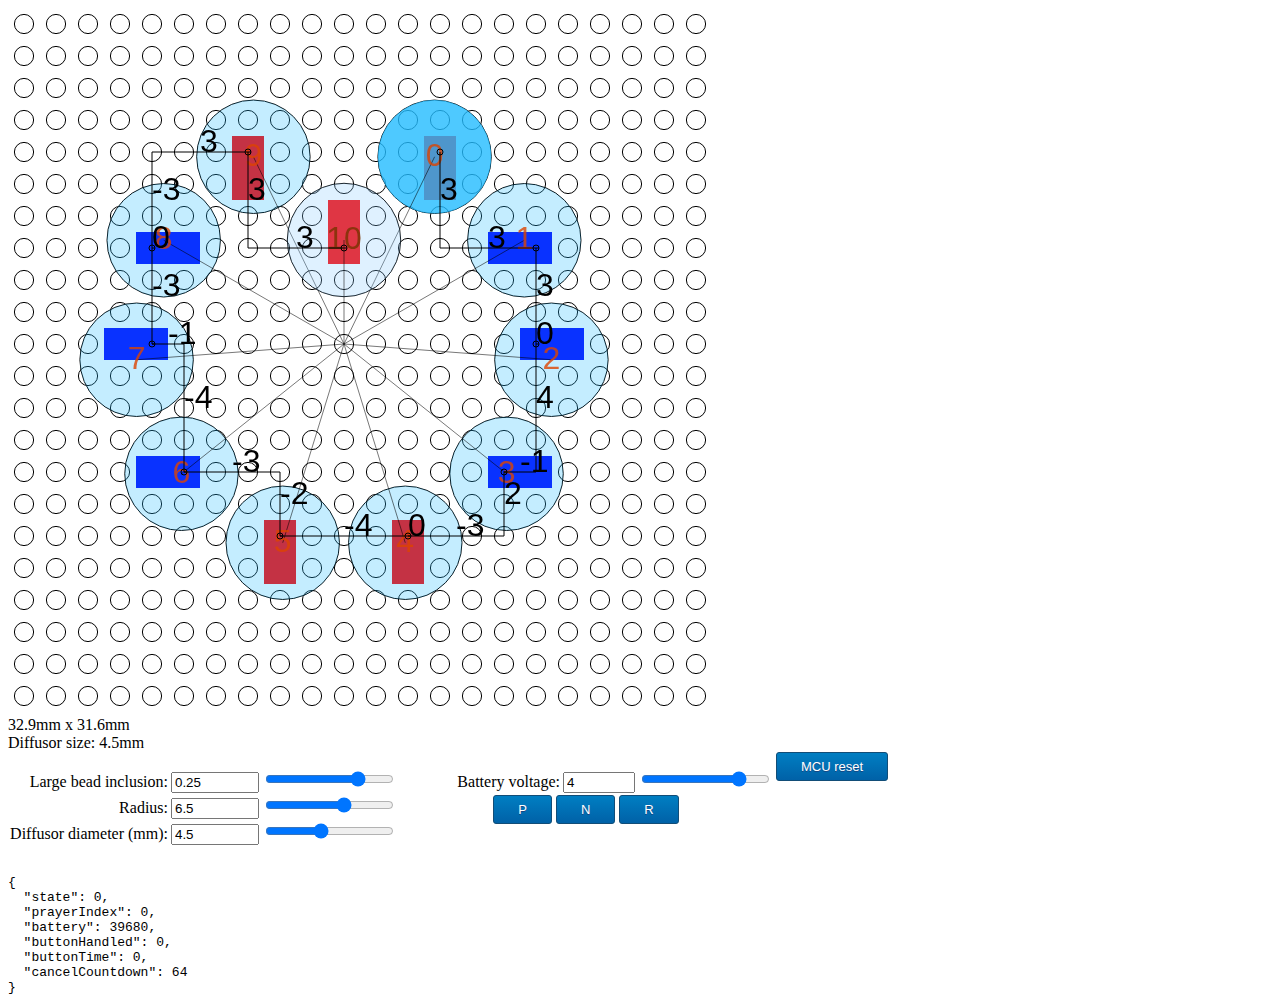
<file: index.html>
<!DOCTYPE html>
<html>
<head>
<meta charset="UTF-8"/>
<title>LED Rosary Layout</title>
<link rel="stylesheet" type="text/css" href="styles.css"/>
<link rel="icon" href="favicon.ico" type="image/x-icon" />
<meta name="viewport" content="width=device-width, initial-scale=1"/>
<meta name="description" content="Generates layout for the perfboard to build the LED rosary"/>
<meta property="og:type" content="website"/>
<meta property="og:title" content="LED Rosary Layout"/>
<meta name="og:description" content="Generates layout for the perfboard to build the LED rosary"/>
<meta property="og:url" content="https://psiroki.github.io/ledlayout/"/>
<!-- meta property="og:image" content="https://psiroki.github.io/ledlayout/splash.jpg"/>
<meta property="og:image:width" content="1350"/>
<meta property="og:image:height" content="900"/>
<meta property="og:image:type" content="image/jpeg"/ -->
</head>
<body>
<ul data-sheet="config">
  <li>
    <label><span class="fieldName">Large bead inclusion: </span><input
      id="largeBeadInclusionField" type="number" min="-0.5" max="0.5" step="0.001" value="0.25"/></label>
      <input id="largeBeadInclusionRange" type="range" min="-0.5" max="0.5" step="0.001" value="0.25"/>
  </li>
  <li>
    <label><span class="fieldName">Radius: </span><input
      id="baseRadiusField" type="number" min="0.5" max="10" step="0.001" value="6.5"/></label>
      <input id="baseRadiusRange" type="range" min="0.5" max="10" step="0.001" value="6.5"/>
  </li>
  <li>
    <label><span class="fieldName">Diffusor diameter (mm): </span><input
      id="diffusorSizeField" type="number" min="0.5" max="10" step="0.001" value="4.5"/></label>
      <input id="diffusorSizeRange" type="range" min="0.5" max="10" step="0.001" value="4.5"/>
  </li>
</ul>
<ul data-sheet="runtime">
  <li>
    <label><span class="fieldName">Battery voltage: </span><input
      id="voltageField" type="number" min="3.2" max="4.2" step="0.01" value="4.0"/></label>
      <input id="voltageRange" type="range" min="3.2" max="4.2" step="0.01" value="4.0"/>
  </li>
  <li>
    <button id="prevToggle" data-values="0,51">P</button>
    <button id="nextToggle" data-values="0,470">N</button>
    <button id="resetToggle" data-values="0,200">R</button>
  </li>
</ul>
<button id="mcuReset">MCU reset</button>
<pre id="diagnostics"></pre>
<script type="application/javascript" defer="defer" src="layout.js"></script>
<script type="application/javascript" defer="defer" src="app.js"></script>
</body>
</html>
</file>
<file: styles.css>
ul {
  list-style: none;
  padding: 0;
  display: inline-block;
  vertical-align: top;
}

li { list-style: none; padding: 1px 0; text-align: center; }

.fieldName {
  display: inline-block;
  width: 160px;
  padding-right: 3px;
  text-align: right;
}

button {
	background: linear-gradient(to bottom, #007dc1 5%, #0061a7 100%);
	background-color: #007dc1;
	border-radius: 3px;
	border: 1px solid #124d77;
	display: inline-block;
	cursor: pointer;
	color: #ffffff;
	font-family: Arial;
	font-size: 13px;
	padding: 6px 24px;
	text-decoration: none;
	text-shadow: 0px 1px 0px #154682;
	touch-action: none;
}

button:hover, button.pressed {
	background:linear-gradient(to bottom, #0061a7 5%, #007dc1 100%);
	background-color:#0061a7;
}

button.pressed {
	background:linear-gradient(to bottom, #a76100 5%, #c17d00 100%);
	background-color:#a76100;
}

button:focus {
	outline: none;
	box-shadow: 0 0 2px 1px #0008;
}

button:active {
	transform: translate(0px, 1px);
}
</file>
